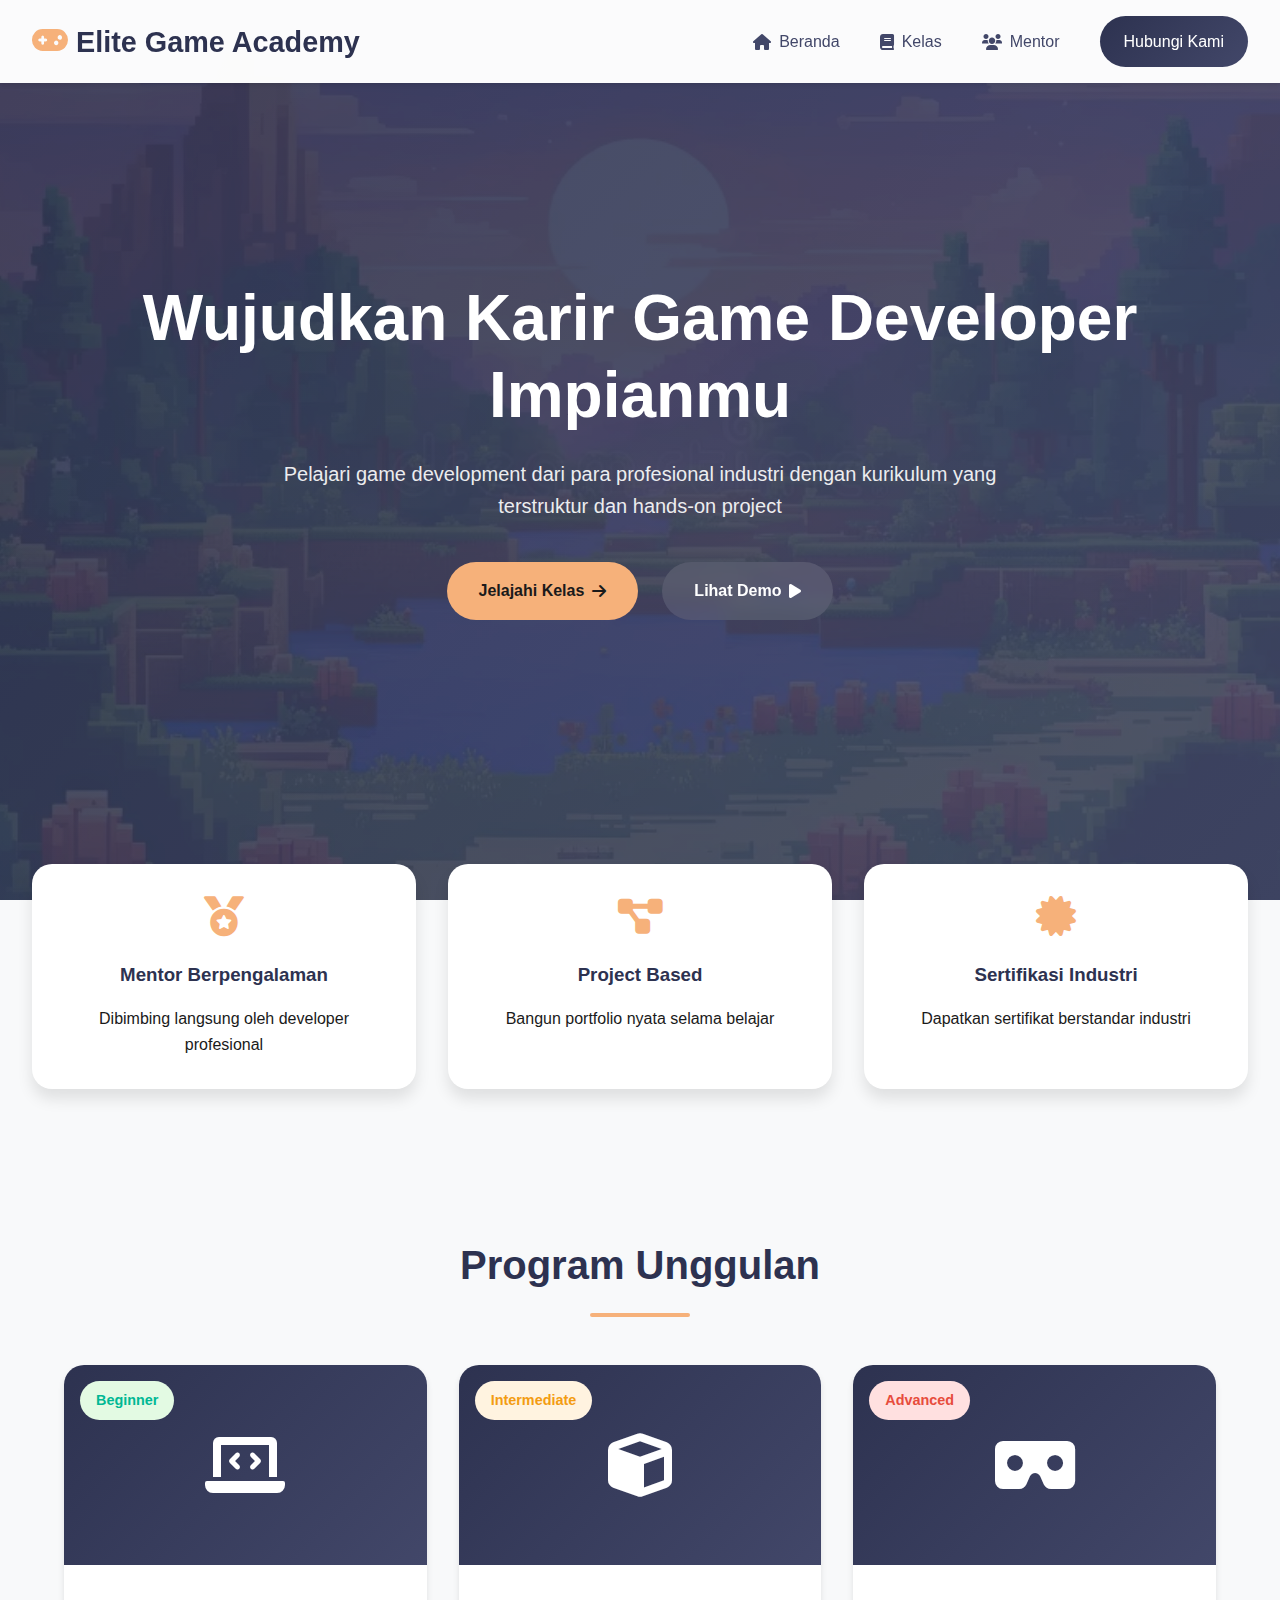
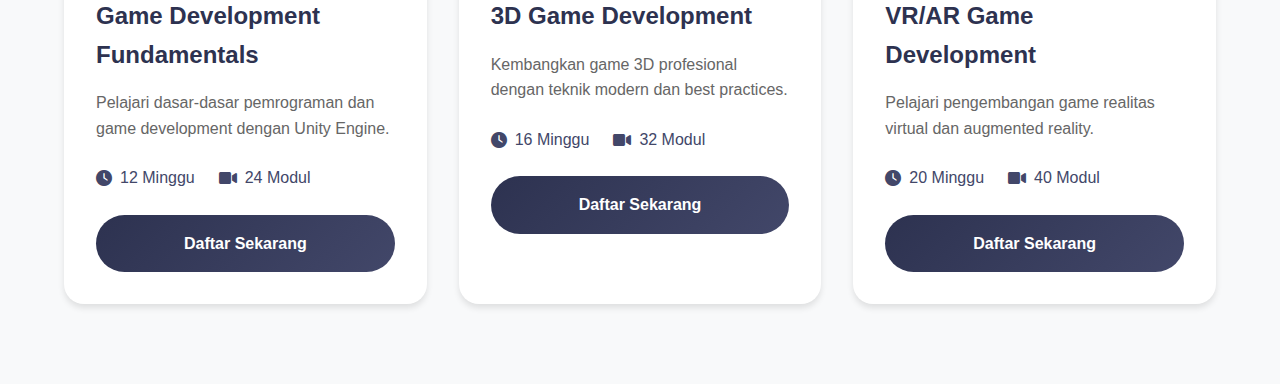
<file: index.html>
<!DOCTYPE html>
<html lang="id">
<head>
    <meta charset="UTF-8">
    <meta name="viewport" content="width=device-width, initial-scale=1.0">
    <title>Elite Game Academy</title>
    <link rel="stylesheet" href="style.css">
    <link href="https://cdnjs.cloudflare.com/ajax/libs/font-awesome/6.0.0/css/all.min.css" rel="stylesheet">
</head>
<body>
    <nav class="navbar">
        <div class="navbar-content">
            <div class="logo">
                <i class="fas fa-gamepad"></i>
                Elite Game Academy
            </div>
            <div class="nav-links">
                <a href="index.html"><i class="fas fa-home"></i> Beranda</a>
                <a href="kelas.html"><i class="fas fa-book"></i> Kelas</a>
                <a href="mentor.html"><i class="fas fa-users"></i> Mentor</a>
                <a href="kontak.html" class="contact-btn">Hubungi Kami</a>
            </div>
        </div>
    </nav>

    <section class="hero" id="home">
        <div class="hero-overlay"></div>
        <div class="hero-content">
            <h1>Wujudkan Karir Game Developer Impianmu</h1>
            <p>Pelajari game development dari para profesional industri dengan kurikulum yang terstruktur dan hands-on project</p>
            <div class="hero-buttons">
                <a href="kelas.html" class="btn primary-btn">Jelajahi Kelas <i class="fas fa-arrow-right"></i></a>
                <a href="#demo" class="btn secondary-btn">Lihat Demo <i class="fas fa-play"></i></a>
            </div>
        </div>
    </section>

    <section class="features">
        <div class="feature-card">
            <i class="fas fa-medal"></i>
            <h3>Mentor Berpengalaman</h3>
            <p>Dibimbing langsung oleh developer profesional</p>
        </div>
        <div class="feature-card">
            <i class="fas fa-project-diagram"></i>
            <h3>Project Based</h3>
            <p>Bangun portfolio nyata selama belajar</p>
        </div>
        <div class="feature-card">
            <i class="fas fa-certificate"></i>
            <h3>Sertifikasi Industri</h3>
            <p>Dapatkan sertifikat berstandar industri</p>
        </div>
    </section>

    <section class="courses" id="courses">
        <h2 class="section-title">Program Unggulan</h2>
        <div class="course-grid">
            <div class="course-card">
                <div class="card-image">
                    <span class="course-level beginner">Beginner</span>
                    <i class="fas fa-laptop-code"></i>
                </div>
                <div class="card-content">
                    <h3>Game Development Fundamentals</h3>
                    <p>Pelajari dasar-dasar pemrograman dan game development dengan Unity Engine.</p>
                    <div class="course-meta">
                        <span><i class="fas fa-clock"></i> 12 Minggu</span>
                        <span><i class="fas fa-video"></i> 24 Modul</span>
                    </div>
                    <a href="daftar.html" class="btn course-btn">Daftar Sekarang</a>
                </div>
            </div>

            <div class="course-card">
                <div class="card-image">
                    <span class="course-level intermediate">Intermediate</span>
                    <i class="fas fa-cube"></i>
                </div>
                <div class="card-content">
                    <h3>3D Game Development</h3>
                    <p>Kembangkan game 3D profesional dengan teknik modern dan best practices.</p>
                    <div class="course-meta">
                        <span><i class="fas fa-clock"></i> 16 Minggu</span>
                        <span><i class="fas fa-video"></i> 32 Modul</span>
                    </div>
                    <a href="daftar.html" class="btn course-btn">Daftar Sekarang</a>
                </div>
            </div>

            <div class="course-card">
                <div class="card-image">
                    <span class="course-level advanced">Advanced</span>
                    <i class="fas fa-vr-cardboard"></i>
                </div>
                <div class="card-content">
                    <h3>VR/AR Game Development</h3>
                    <p>Pelajari pengembangan game realitas virtual dan augmented reality.</p>
                    <div class="course-meta">
                        <span><i class="fas fa-clock"></i> 20 Minggu</span>
                        <span><i class="fas fa-video"></i> 40 Modul</span>
                    </div>
                    <a href="daftar.html" class="btn course-btn">Daftar Sekarang</a>
                </div>
            </div>
        </div>
    </section>
</body>
</html>
</file>
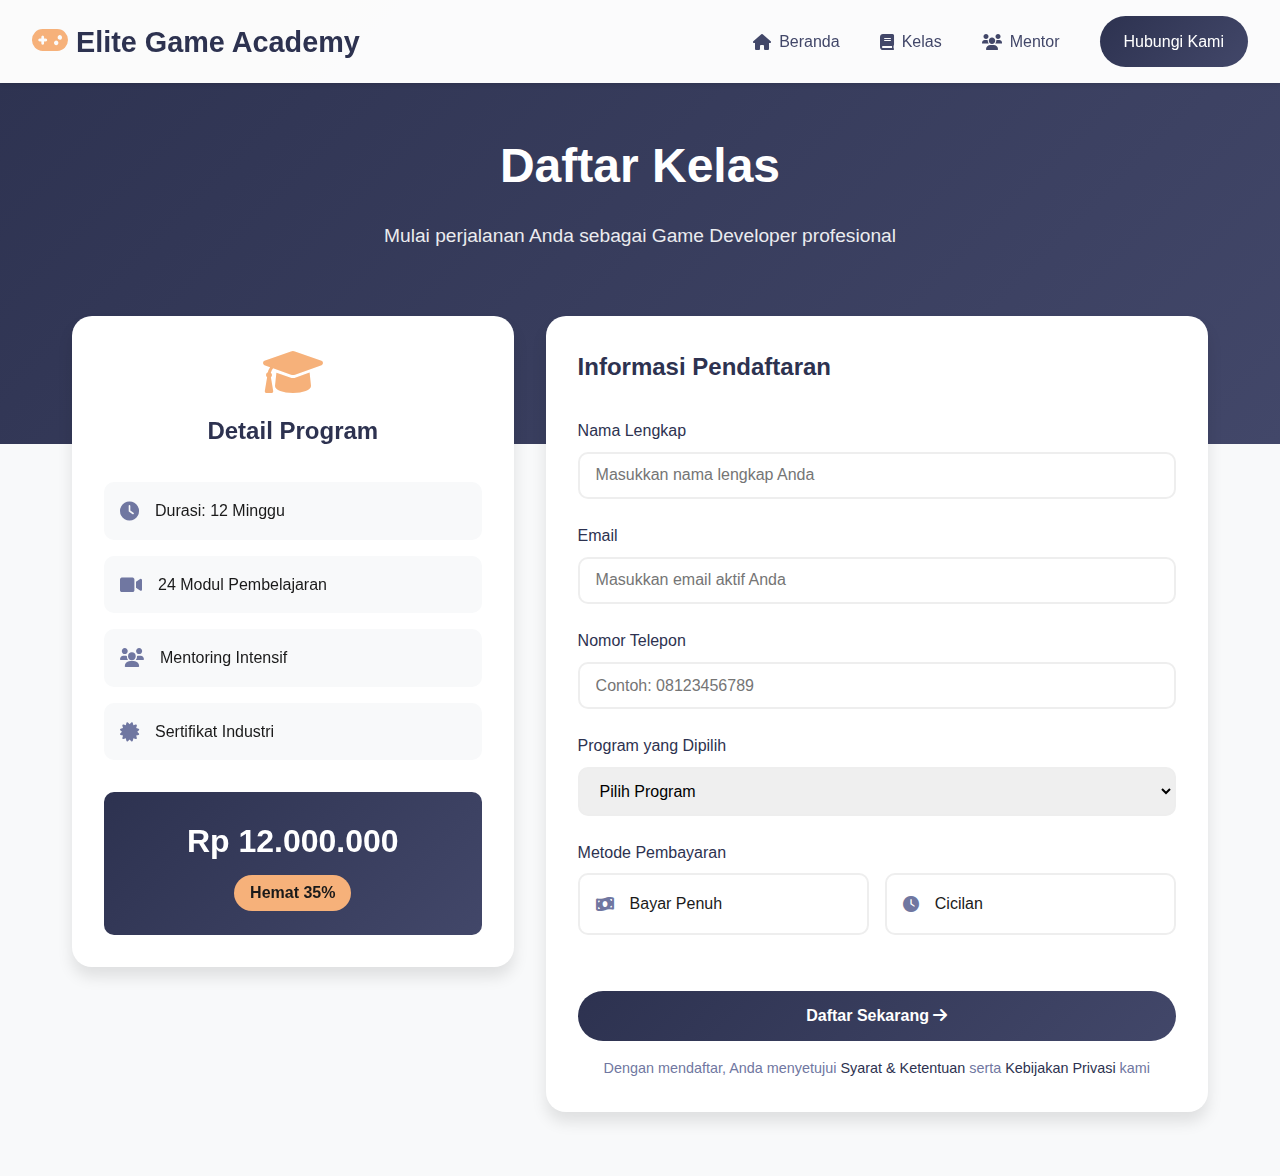
<file: daftar.html>
<!DOCTYPE html>
<html lang="id">
<head>
    <meta charset="UTF-8">
    <meta name="viewport" content="width=device-width, initial-scale=1.0">
    <title>Daftar Kelas - Elite Game Academy</title>
    <link rel="stylesheet" href="style.css">
    <link href="https://cdnjs.cloudflare.com/ajax/libs/font-awesome/6.0.0/css/all.min.css" rel="stylesheet">
</head>
<body>
    <nav class="navbar">
        <div class="navbar-content">
            <div class="logo">
                <i class="fas fa-gamepad"></i>
                Elite Game Academy
            </div>
            <div class="nav-links">
                <a href="index.html"><i class="fas fa-home"></i> Beranda</a>
                <a href="kelas.html"><i class="fas fa-book"></i> Kelas</a>
                <a href="mentor.html"><i class="fas fa-users"></i> Mentor</a>
                <a href="kontak.html" class="contact-btn">Hubungi Kami</a>
            </div>
        </div>
    </nav>

    <section class="registration-header">
        <h1>Daftar Kelas</h1>
        <p>Mulai perjalanan Anda sebagai Game Developer profesional</p>
    </section>

    <div class="registration-container">
        <div class="registration-grid">
            <div class="selected-course">
                <div class="course-preview">
                    <i class="fas fa-graduation-cap"></i>
                    <h2>Detail Program</h2>
                    <div class="course-highlights">
                        <div class="highlight-item">
                            <i class="fas fa-clock"></i>
                            <span>Durasi: 12 Minggu</span>
                        </div>
                        <div class="highlight-item">
                            <i class="fas fa-video"></i>
                            <span>24 Modul Pembelajaran</span>
                        </div>
                        <div class="highlight-item">
                            <i class="fas fa-users"></i>
                            <span>Mentoring Intensif</span>
                        </div>
                        <div class="highlight-item">
                            <i class="fas fa-certificate"></i>
                            <span>Sertifikat Industri</span>
                        </div>
                    </div>
                    <div class="price-tag">
                        <span class="price">Rp 12.000.000</span>
                        <span class="discount">Hemat 35%</span>
                    </div>
                </div>
            </div>
            
            <div class="registration-form">
                <h3>Informasi Pendaftaran</h3>
                <form id="registrationForm">
                    <div class="form-group">
                        <label class="form-label">Nama Lengkap</label>
                        <input type="text" class="form-input" required placeholder="Masukkan nama lengkap Anda">
                    </div>
                    
                    <div class="form-group">
                        <label class="form-label">Email</label>
                        <input type="email" class="form-input" required placeholder="Masukkan email aktif Anda">
                    </div>
                    
                    <div class="form-group">
                        <label class="form-label">Nomor Telepon</label>
                        <input type="tel" class="form-input" required placeholder="Contoh: 08123456789">
                    </div>
                    
                    <div class="form-group">
                        <label class="form-label">Program yang Dipilih</label>
                        <select class="form-input" required>
                            <option value="">Pilih Program</option>
                            <option value="fundamentals">Game Development Fundamentals</option>
                            <option value="3d">3D Game Development</option>
                            <option value="vr">VR/AR Game Development</option>
                        </select>
                    </div>
                    
                    <div class="form-group">
                        <label class="form-label">Metode Pembayaran</label>
                        <div class="payment-options">
                            <label class="payment-option">
                                <input type="radio" name="payment" value="full">
                                <span class="option-content">
                                    <i class="fas fa-money-bill-wave"></i>
                                    <span>Bayar Penuh</span>
                                </span>
                            </label>
                            <label class="payment-option">
                                <input type="radio" name="payment" value="installment">
                                <span class="option-content">
                                    <i class="fas fa-clock"></i>
                                    <span>Cicilan</span>
                                </span>
                            </label>
                        </div>
                    </div>

                    <button type="submit" class="submit-btn registration-submit">
                        Daftar Sekarang <i class="fas fa-arrow-right"></i>
                    </button>

                    <p class="form-note">Dengan mendaftar, Anda menyetujui <a href="#">Syarat & Ketentuan</a> serta <a href="#">Kebijakan Privasi</a> kami</p>
                </form>
            </div>
        </div>
    </div>
</body>
</html>
</file>
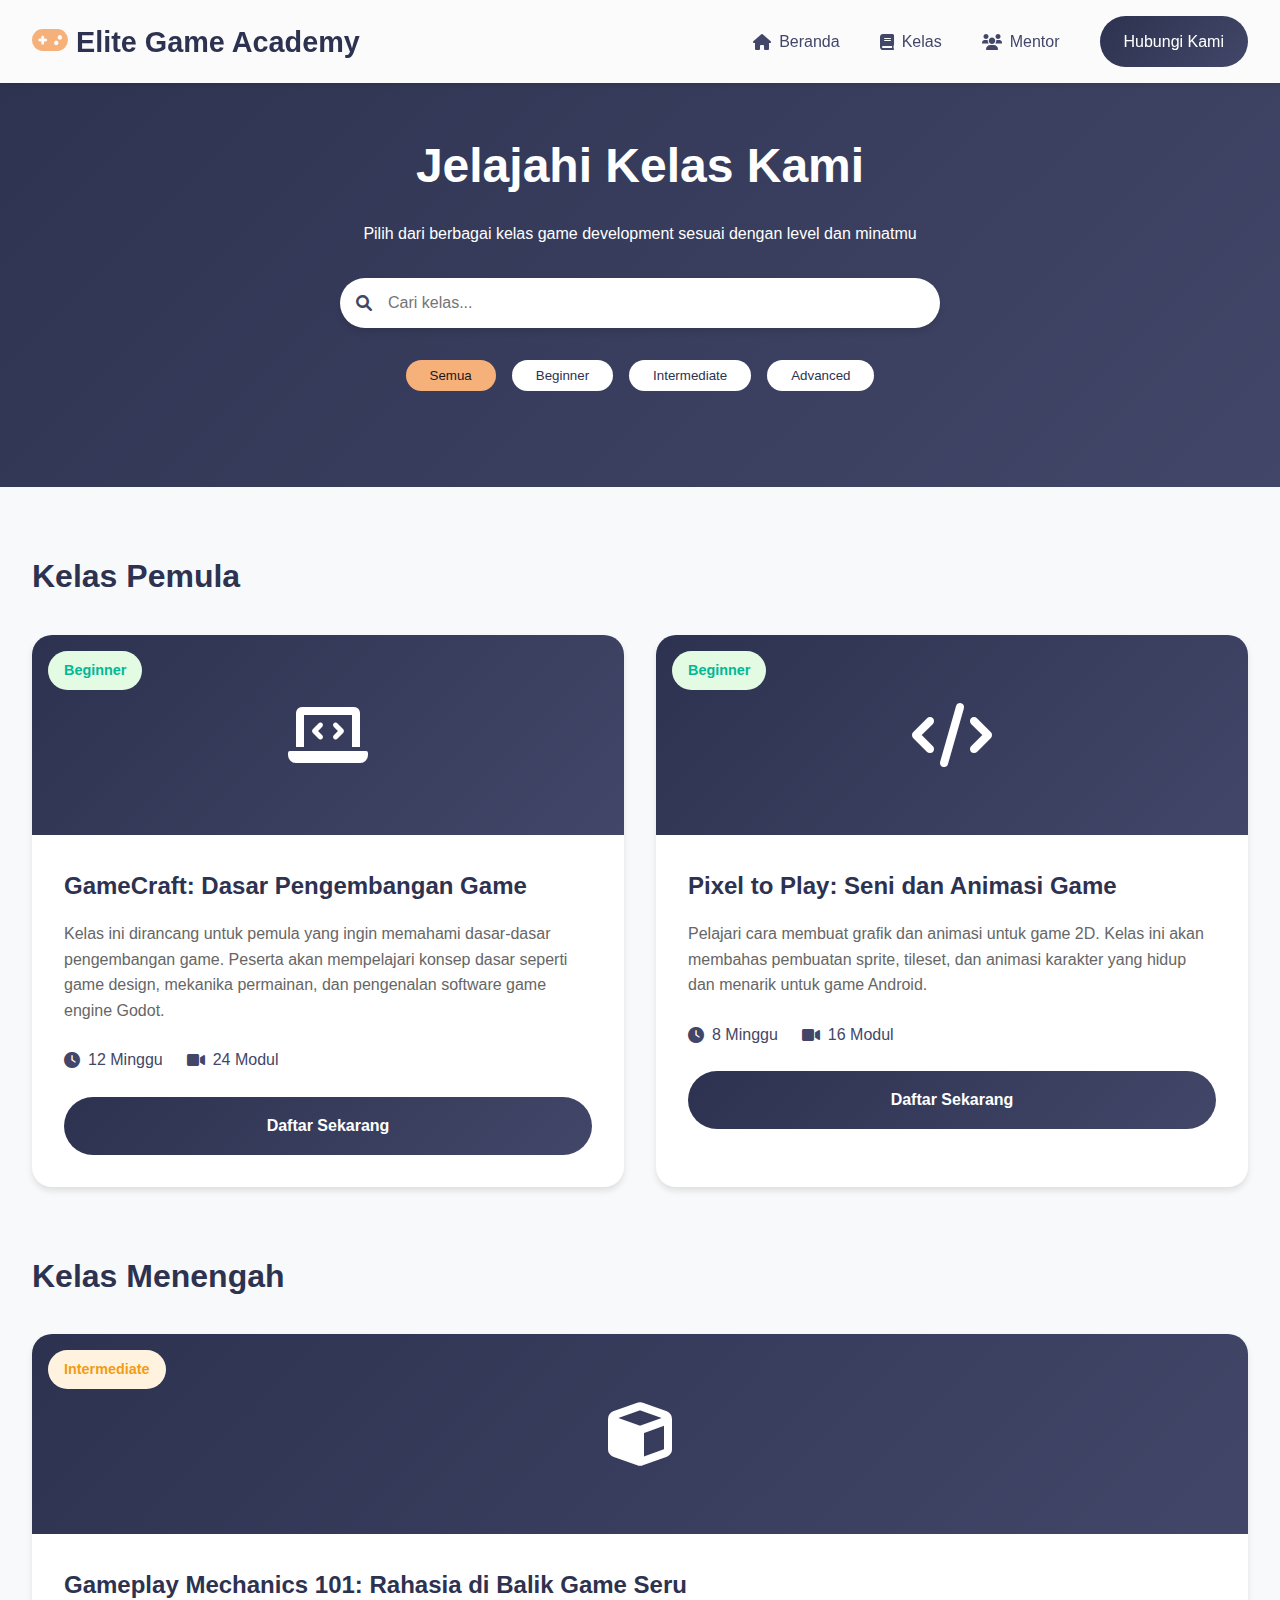
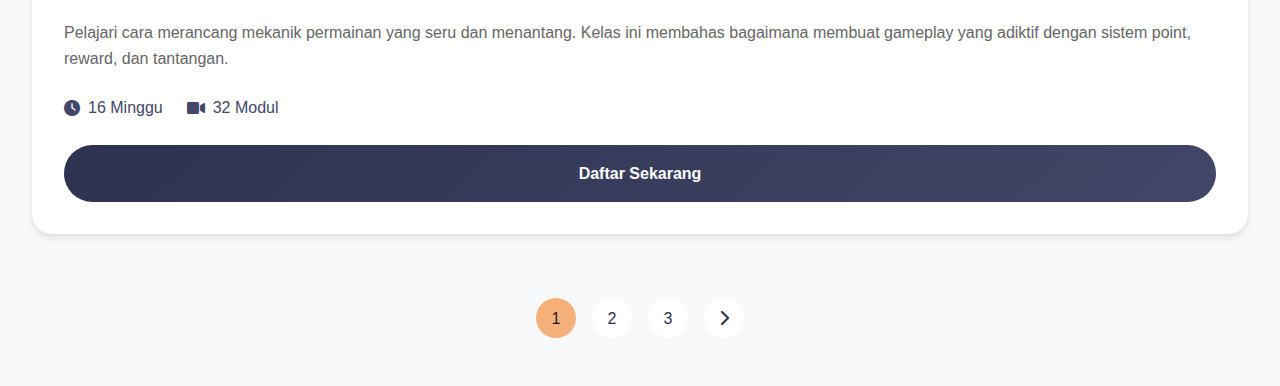
<file: kelas 2.html>
<!DOCTYPE html>
<html lang="id">
<head>
    <meta charset="UTF-8">
    <meta name="viewport" content="width=device-width, initial-scale=1.0">
    <title>Kelas - Elite Game Academy</title>
    <link rel="stylesheet" href="style.css">
    <link href="https://cdnjs.cloudflare.com/ajax/libs/font-awesome/6.0.0/css/all.min.css" rel="stylesheet">
</head>
<body>
    <!-- Navbar -->
    <nav class="navbar">
        <div class="navbar-content">
            <div class="logo">
                <i class="fas fa-gamepad"></i>
                Elite Game Academy
            </div>
            <div class="nav-links">
                <a href="index.html"><i class="fas fa-home"></i> Beranda</a>
                <a href="kelas.html" class="active"><i class="fas fa-book"></i> Kelas</a>
                <a href="mentor.html"><i class="fas fa-users"></i> Mentor</a>
                <a href="kontak.html" class="contact-btn">Hubungi Kami</a>
            </div>
        </div>
    </nav>

    <!-- Course Header -->
    <header class="course-header">
        <h1>Jelajahi Kelas Kami</h1>
        <p>Pilih dari berbagai kelas game development sesuai dengan level dan minatmu</p>
        
        <!-- Search Bar -->
        <div class="course-search">
            <i class="fas fa-search search-icon"></i>
            <input type="text" class="search-input" placeholder="Cari kelas...">
        </div>

        <!-- Filters -->
        <div class="course-filters">
            <button class="filter-btn active">Semua</button>
            <button class="filter-btn">Beginner</button>
            <button class="filter-btn">Intermediate</button>
            <button class="filter-btn">Advanced</button>
        </div>
    </header>

    <!-- Beginner Courses -->
    <section class="course-category">
        <h2 class="category-title">Kelas Pemula</h2>
        <div class="course-grid">
            <div class="course-card">
                <div class="card-image">
                    <span class="course-level beginner">Beginner</span>
                    <i class="fas fa-laptop-code"></i>
                </div>
                <div class="card-content">
                    <h3>GameCraft: Dasar Pengembangan Game</h3>
                    <p>Kelas ini dirancang untuk pemula yang ingin memahami dasar-dasar pengembangan game. Peserta akan mempelajari konsep dasar seperti game design, mekanika permainan, dan pengenalan software game engine Godot.</p>
                    <div class="course-meta">
                        <span><i class="fas fa-clock"></i> 12 Minggu</span>
                        <span><i class="fas fa-video"></i> 24 Modul</span>
                    </div>
                    <a href="#" class="btn course-btn">Daftar Sekarang</a>
                </div>
            </div>

            <div class="course-card">
                <div class="card-image">
                    <span class="course-level beginner">Beginner</span>
                    <i class="fas fa-code"></i>
                </div>
                <div class="card-content">
                    <h3>Pixel to Play: Seni dan Animasi Game</h3>
                    <p>Pelajari cara membuat grafik dan animasi untuk game 2D. Kelas ini akan membahas pembuatan sprite, tileset, dan animasi karakter yang hidup dan menarik untuk game Android.</p>
                    <div class="course-meta">
                        <span><i class="fas fa-clock"></i> 8 Minggu</span>
                        <span><i class="fas fa-video"></i> 16 Modul</span>
                    </div>
                    <a href="#" class="btn course-btn">Daftar Sekarang</a>
                </div>
            </div>
        </div>
    </section>

    <!-- Intermediate Courses -->
    <section class="course-category">
        <h2 class="category-title">Kelas Menengah</h2>
        <div class="course-grid">
            <div class="course-card">
                <div class="card-image">
                    <span class="course-level intermediate">Intermediate</span>
                    <i class="fas fa-cube"></i>
                </div>
                <div class="card-content">
                    <h3>Gameplay Mechanics 101: Rahasia di Balik Game Seru</h3>
                    <p>Pelajari cara merancang mekanik permainan yang seru dan menantang. Kelas ini membahas bagaimana membuat gameplay yang adiktif dengan sistem point, reward, dan tantangan.

                    </p>
                    <div class="course-meta">
                        <span><i class="fas fa-clock"></i> 16 Minggu</span>
                        <span><i class="fas fa-video"></i> 32 Modul</span>
                    </div>
                    <a href="#" class="btn course-btn">Daftar Sekarang</a>
                </div>
            </div>
        </div>
    </section>

    <!-- Pagination -->
    <div class="pagination">
        <a href="kelas.html" class="page-btn active">1</a>
        <a href="kelas 2.html" class="page-btn">2</a>
        <a href="#" class="page-btn">3</a>
        <a href="#" class="page-btn"><i class="fas fa-chevron-right"></i></a>
    </div>
</body>
</html>
</file>
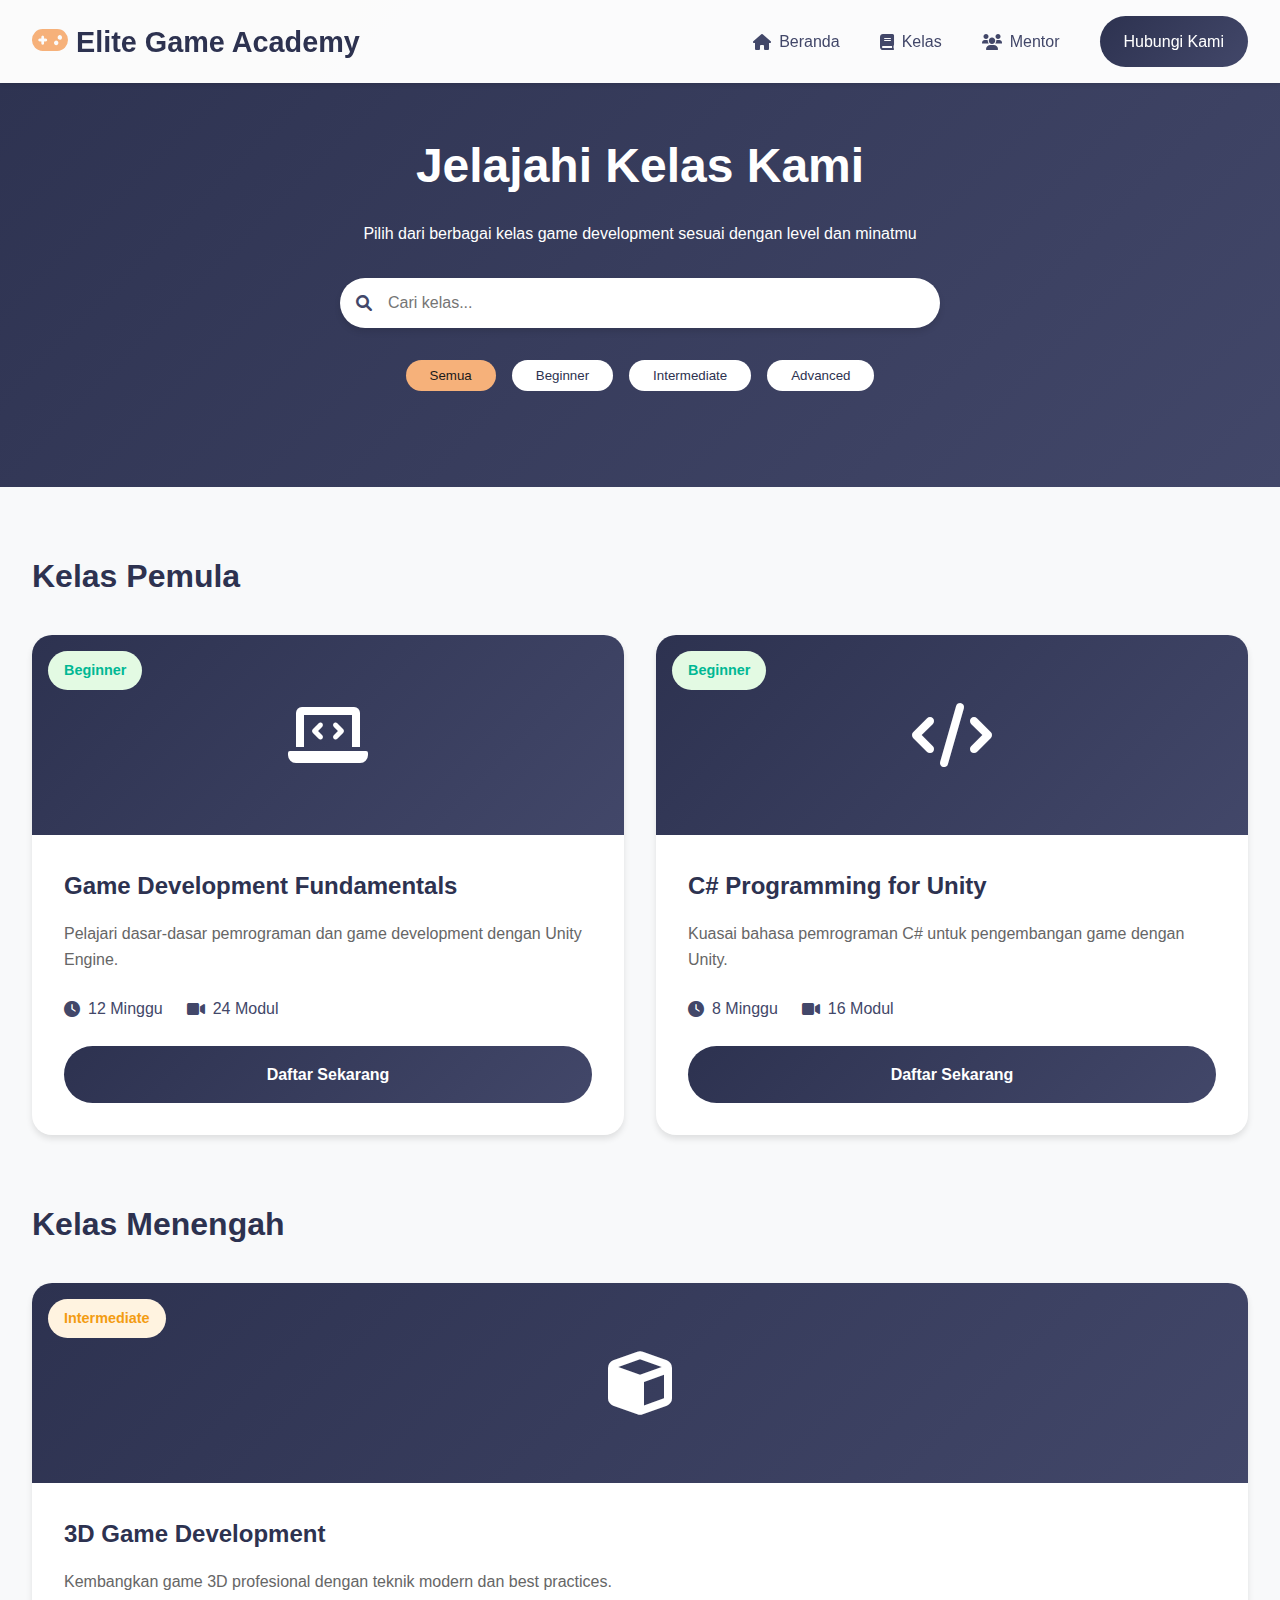
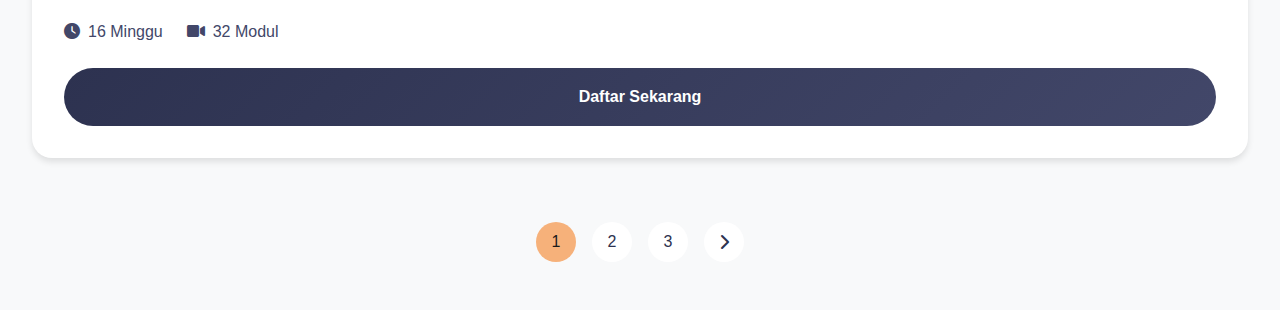
<file: kelas.html>
<!DOCTYPE html>
<html lang="id">
<head>
    <meta charset="UTF-8">
    <meta name="viewport" content="width=device-width, initial-scale=1.0">
    <title>Kelas - Elite Game Academy</title>
    <link rel="stylesheet" href="style.css">
    <link href="https://cdnjs.cloudflare.com/ajax/libs/font-awesome/6.0.0/css/all.min.css" rel="stylesheet">
    <style>
        
    </style>
</head>
<body>
    <!-- Navbar -->
    <nav class="navbar">
        <div class="navbar-content">
            <div class="logo">
                <i class="fas fa-gamepad"></i>
                Elite Game Academy
            </div>
            <div class="nav-links">
                <a href="index.html"><i class="fas fa-home"></i> Beranda</a>
                <a href="kelas.html" class="active"><i class="fas fa-book"></i> Kelas</a>
                <a href="mentor.html"><i class="fas fa-users"></i> Mentor</a>
                <a href="kontak.html" class="contact-btn">Hubungi Kami</a>
            </div>
        </div>
    </nav>

    <!-- Course Header -->
    <header class="course-header">
        <h1>Jelajahi Kelas Kami</h1>
        <p>Pilih dari berbagai kelas game development sesuai dengan level dan minatmu</p>
        
        <!-- Search Bar -->
        <div class="course-search">
            <i class="fas fa-search search-icon"></i>
            <input type="text" class="search-input" placeholder="Cari kelas...">
        </div>

        <!-- Filters -->
        <div class="course-filters">
            <button class="filter-btn active">Semua</button>
            <button class="filter-btn">Beginner</button>
            <button class="filter-btn">Intermediate</button>
            <button class="filter-btn">Advanced</button>
        </div>
    </header>

    <!-- Beginner Courses -->
    <section class="course-category">
        <h2 class="category-title">Kelas Pemula</h2>
        <div class="course-grid">
            <div class="course-card">
                <div class="card-image">
                    <span class="course-level beginner">Beginner</span>
                    <i class="fas fa-laptop-code"></i>
                </div>
                <div class="card-content">
                    <h3>Game Development Fundamentals</h3>
                    <p>Pelajari dasar-dasar pemrograman dan game development dengan Unity Engine.</p>
                    <div class="course-meta">
                        <span><i class="fas fa-clock"></i> 12 Minggu</span>
                        <span><i class="fas fa-video"></i> 24 Modul</span>
                    </div>
                    <a href="#" class="btn course-btn">Daftar Sekarang</a>
                </div>
            </div>

            <div class="course-card">
                <div class="card-image">
                    <span class="course-level beginner">Beginner</span>
                    <i class="fas fa-code"></i>
                </div>
                <div class="card-content">
                    <h3>C# Programming for Unity</h3>
                    <p>Kuasai bahasa pemrograman C# untuk pengembangan game dengan Unity.</p>
                    <div class="course-meta">
                        <span><i class="fas fa-clock"></i> 8 Minggu</span>
                        <span><i class="fas fa-video"></i> 16 Modul</span>
                    </div>
                    <a href="#" class="btn course-btn">Daftar Sekarang</a>
                </div>
            </div>
        </div>
    </section>

    <!-- Intermediate Courses -->
    <section class="course-category">
        <h2 class="category-title">Kelas Menengah</h2>
        <div class="course-grid">
            <div class="course-card">
                <div class="card-image">
                    <span class="course-level intermediate">Intermediate</span>
                    <i class="fas fa-cube"></i>
                </div>
                <div class="card-content">
                    <h3>3D Game Development</h3>
                    <p>Kembangkan game 3D profesional dengan teknik modern dan best practices.</p>
                    <div class="course-meta">
                        <span><i class="fas fa-clock"></i> 16 Minggu</span>
                        <span><i class="fas fa-video"></i> 32 Modul</span>
                    </div>
                    <a href="#" class="btn course-btn">Daftar Sekarang</a>
                </div>
            </div>
        </div>
    </section>

    <!-- Pagination -->
    <div class="pagination">
        <a href="kelas.html" class="page-btn active">1</a>
        <a href="kelas 2.html" class="page-btn">2</a>
        <a href="#" class="page-btn">3</a>
        <a href="#" class="page-btn"><i class="fas fa-chevron-right"></i></a>
    </div>
</body>
</html>
</file>
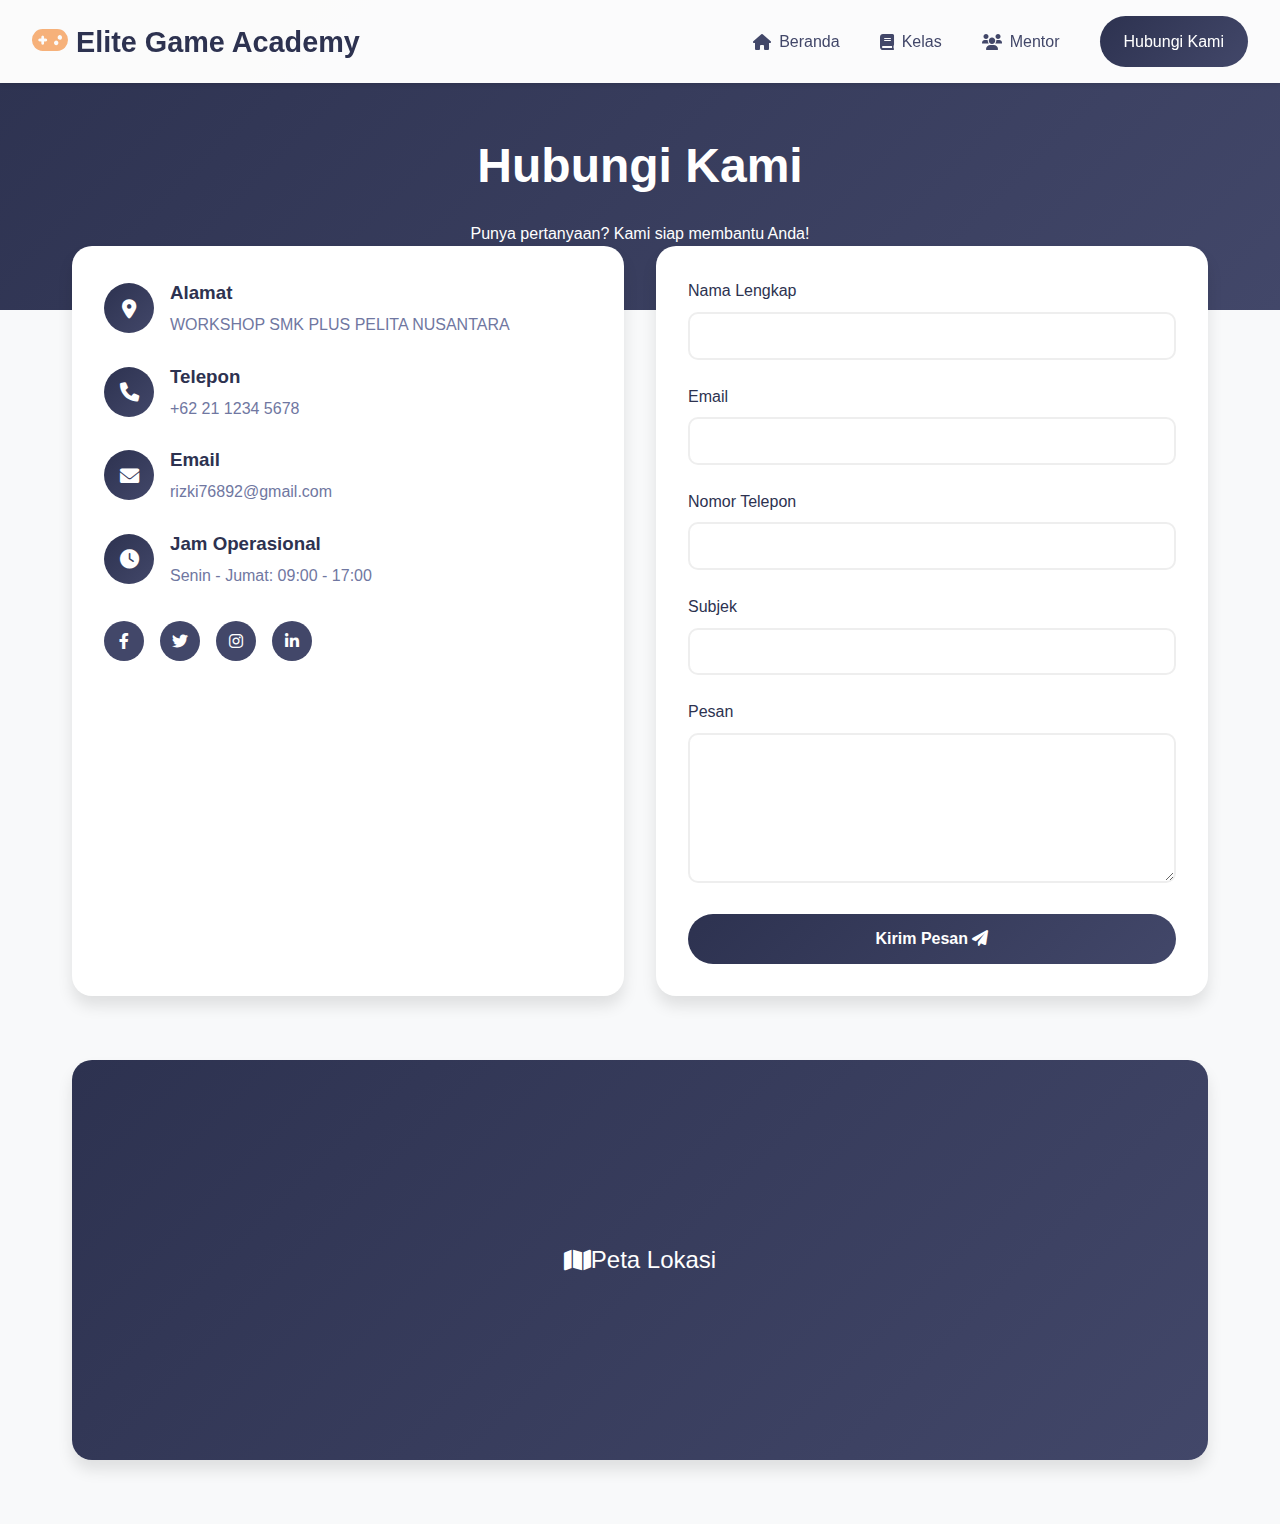
<file: kontak.html>
<!DOCTYPE html>
<html lang="id">
<head>
    <meta charset="UTF-8">
    <meta name="viewport" content="width=device-width, initial-scale=1.0">
    <title>Hubungi Kami - Elite Game Academy</title>
    <link rel="stylesheet" href="style.css">
    <link href="https://cdnjs.cloudflare.com/ajax/libs/font-awesome/6.0.0/css/all.min.css" rel="stylesheet">
</head>
<body>
    <!-- Navbar -->
    <nav class="navbar">
        <div class="navbar-content">
            <div class="logo">
                <i class="fas fa-gamepad"></i>
                Elite Game Academy
            </div>
            <div class="nav-links">
                <a href="index.html"><i class="fas fa-home"></i> Beranda</a>
                <a href="kelas.html"><i class="fas fa-book"></i> Kelas</a>
                <a href="mentor.html"><i class="fas fa-users"></i> Mentor</a>
                <a href="kontak.html" class="contact-btn active">Hubungi Kami</a>
            </div>
        </div>
    </nav>

    <!-- Contact Header -->
    <header class="contact-header">
        <h1>Hubungi Kami</h1>
        <p>Punya pertanyaan? Kami siap membantu Anda!</p>
    </header>

    <!-- Contact Content -->
    <div class="contact-container">
        <div class="contact-grid">
            <!-- Contact Information -->
            <div class="contact-info">
                <div class="contact-item">
                    <div class="contact-icon">
                        <i class="fas fa-map-marker-alt"></i>
                    </div>
                    <div class="contact-text">
                        <h3>Alamat</h3>
                        <p>WORKSHOP SMK PLUS PELITA NUSANTARA</p>
                    </div>
                </div>

                <div class="contact-item">
                    <div class="contact-icon">
                        <i class="fas fa-phone"></i>
                    </div>
                    <div class="contact-text">
                        <h3>Telepon</h3>
                        <p>+62 21 1234 5678</p>
                    </div>
                </div>

                <div class="contact-item">
                    <div class="contact-icon">
                        <i class="fas fa-envelope"></i>
                    </div>
                    <div class="contact-text">
                        <h3>Email</h3>
                        <p>rizki76892@gmail.com</p>
                    </div>
                </div>

                <div class="contact-item">
                    <div class="contact-icon">
                        <i class="fas fa-clock"></i>
                    </div>
                    <div class="contact-text">
                        <h3>Jam Operasional</h3>
                        <p>Senin - Jumat: 09:00 - 17:00</p>
                    </div>
                </div>

                <div class="contact-social">
                    <a href="#" class="social-link"><i class="fab fa-facebook-f"></i></a>
                    <a href="#" class="social-link"><i class="fab fa-twitter"></i></a>
                    <a href="#" class="social-link"><i class="fab fa-instagram"></i></a>
                    <a href="#" class="social-link"><i class="fab fa-linkedin-in"></i></a>
                </div>
            </div>

            <!-- Contact Form -->
            <div class="contact-form">
                <form id="contactForm">
                    <div class="form-group">
                        <label class="form-label">Nama Lengkap</label>
                        <input type="text" class="form-input" required>
                    </div>

                    <div class="form-group">
                        <label class="form-label">Email</label>
                        <input type="email" class="form-input" required>
                    </div>

                    <div class="form-group">
                        <label class="form-label">Nomor Telepon</label>
                        <input type="tel" class="form-input">
                    </div>

                    <div class="form-group">
                        <label class="form-label">Subjek</label>
                        <input type="text" class="form-input">
                    </div>

                    <div class="form-group">
                        <label class="form-label">Pesan</label>
                        <textarea class="form-input" required></textarea>
                    </div>

                    <button type="submit" class="submit-btn">
                        Kirim Pesan <i class="fas fa-paper-plane"></i>
                    </button>
                </form>
            </div>
        </div>

        <!-- Map -->
        <div class="map-container">
            <i class="fas fa-map"></i> Peta Lokasi
        </div>
    </div>
</body>
</html>
</file>
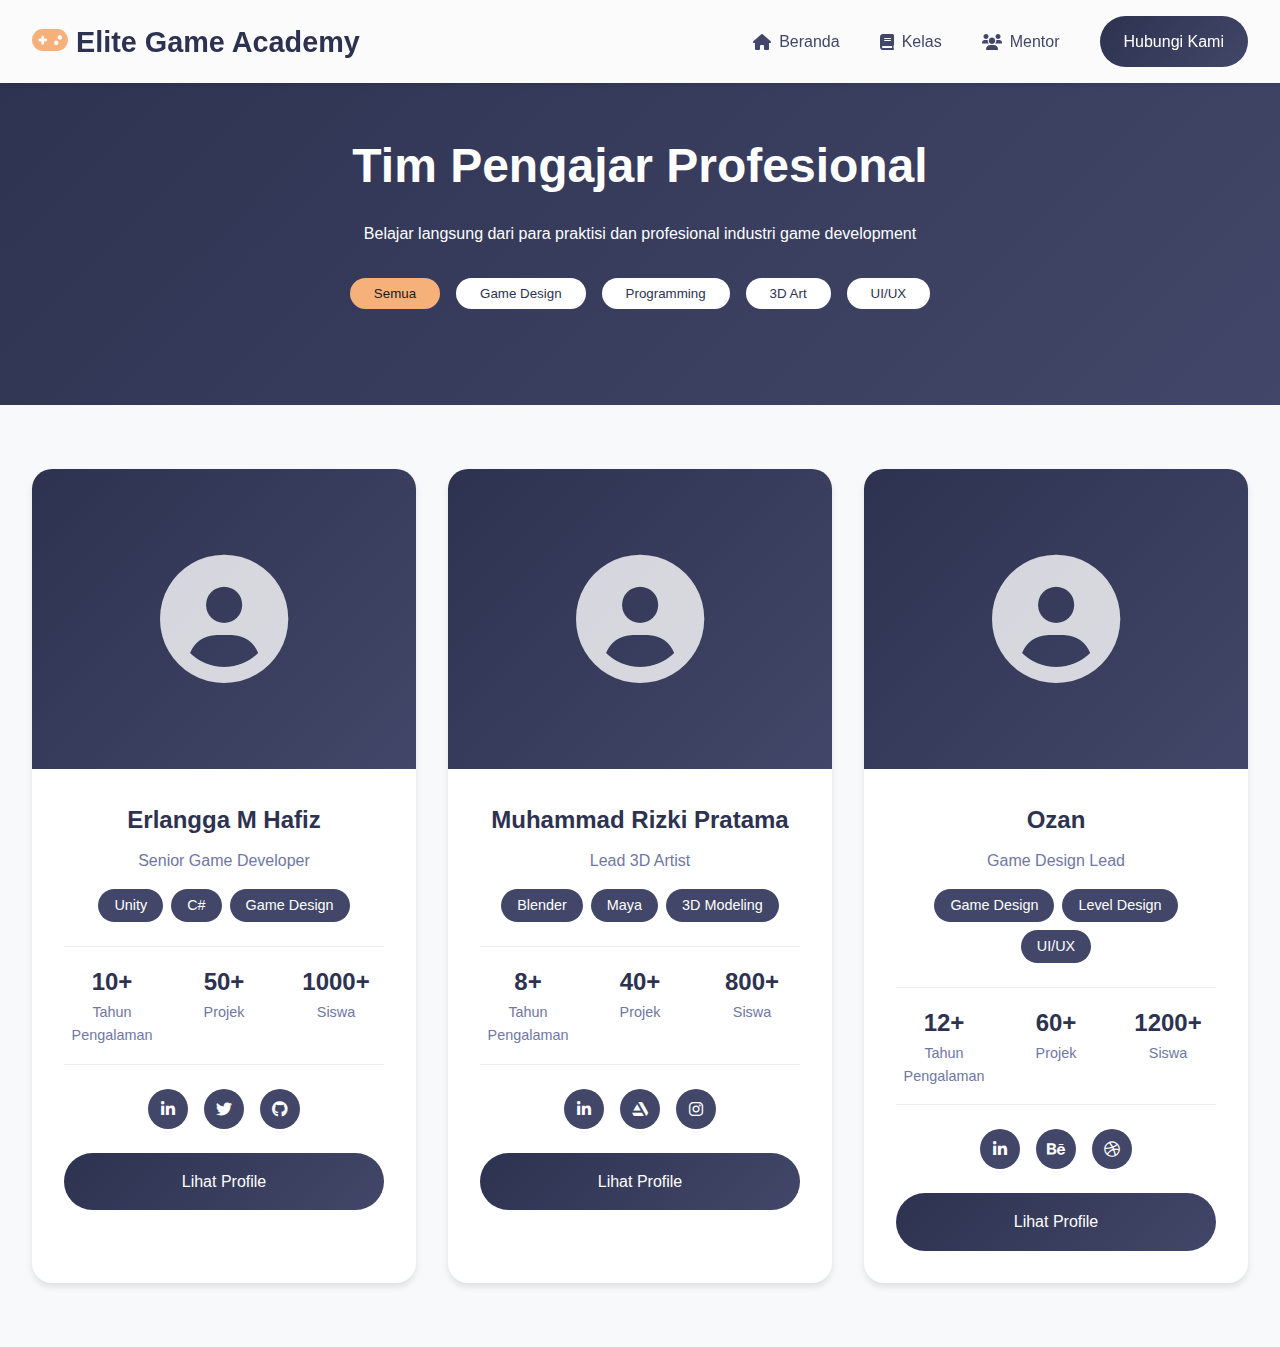
<file: mentor.html>
<!DOCTYPE html>
<html lang="id">
<head>
    <meta charset="UTF-8">
    <meta name="viewport" content="width=device-width, initial-scale=1.0">
    <title>Mentor - Elite Game Academy</title>
    <link rel="stylesheet" href="style.css">
    <link href="https://cdnjs.cloudflare.com/ajax/libs/font-awesome/6.0.0/css/all.min.css" rel="stylesheet">
    <style>
        
    </style>
</head>
<body>
    <!-- Navbar -->
    <nav class="navbar">
        <div class="navbar-content">
            <div class="logo">
                <i class="fas fa-gamepad"></i>
                Elite Game Academy
            </div>
            <div class="nav-links">
                <a href="index.html"><i class="fas fa-home"></i> Beranda</a>
                <a href="kelas.html"><i class="fas fa-book"></i> Kelas</a>
                <a href="mentor.html" class="active"><i class="fas fa-users"></i> Mentor</a>
                <a href="kontak.html" class="contact-btn">Hubungi Kami</a>
            </div>
        </div>
    </nav>

    <!-- Mentor Header -->
    <header class="mentor-header">
        <h1>Tim Pengajar Profesional</h1>
        <p>Belajar langsung dari para praktisi dan profesional industri game development</p>

        <!-- Filters -->
        <div class="mentor-filters">
            <button class="filter-btn active">Semua</button>
            <button class="filter-btn">Game Design</button>
            <button class="filter-btn">Programming</button>
            <button class="filter-btn">3D Art</button>
            <button class="filter-btn">UI/UX</button>
        </div>
    </header>

    <!-- Mentors Grid -->
    <div class="mentors-grid">
        <!-- Mentor Card 1 -->
        <div class="mentor-card">
            <div class="mentor-image">
                <i class="fas fa-user-circle"></i>
            </div>
            <div class="mentor-content">
                <h3 class="mentor-name">Erlangga M Hafiz</h3>
                <p class="mentor-title">Senior Game Developer</p>
                <div class="mentor-specialties">
                    <span class="specialty-tag">Unity</span>
                    <span class="specialty-tag">C#</span>
                    <span class="specialty-tag">Game Design</span>
                </div>
                <div class="mentor-stats">
                    <div class="stat-item">
                        <div class="stat-value">10+</div>
                        <div class="stat-label">Tahun Pengalaman</div>
                    </div>
                    <div class="stat-item">
                        <div class="stat-value">50+</div>
                        <div class="stat-label">Projek</div>
                    </div>
                    <div class="stat-item">
                        <div class="stat-value">1000+</div>
                        <div class="stat-label">Siswa</div>
                    </div>
                </div>
                <div class="mentor-social">
                    <a href="#" class="social-link"><i class="fab fa-linkedin-in"></i></a>
                    <a href="#" class="social-link"><i class="fab fa-twitter"></i></a>
                    <a href="#" class="social-link"><i class="fab fa-github"></i></a>
                </div>
                <a href="#" class="mentor-cta">Lihat Profile</a>
            </div>
        </div>

        <!-- Mentor Card 2 -->
        <div class="mentor-card">
            <div class="mentor-image">
                <i class="fas fa-user-circle"></i>
            </div>
            <div class="mentor-content">
                <h3 class="mentor-name">Muhammad Rizki Pratama</h3>
                <p class="mentor-title">Lead 3D Artist</p>
                <div class="mentor-specialties">
                    <span class="specialty-tag">Blender</span>
                    <span class="specialty-tag">Maya</span>
                    <span class="specialty-tag">3D Modeling</span>
                </div>
                <div class="mentor-stats">
                    <div class="stat-item">
                        <div class="stat-value">8+</div>
                        <div class="stat-label">Tahun Pengalaman</div>
                    </div>
                    <div class="stat-item">
                        <div class="stat-value">40+</div>
                        <div class="stat-label">Projek</div>
                    </div>
                    <div class="stat-item">
                        <div class="stat-value">800+</div>
                        <div class="stat-label">Siswa</div>
                    </div>
                </div>
                <div class="mentor-social">
                    <a href="#" class="social-link"><i class="fab fa-linkedin-in"></i></a>
                    <a href="#" class="social-link"><i class="fab fa-artstation"></i></a>
                    <a href="#" class="social-link"><i class="fab fa-instagram"></i></a>
                </div>
                <a href="#" class="mentor-cta">Lihat Profile</a>
            </div>
        </div>

        <!-- Mentor Card 3 -->
        <div class="mentor-card">
            <div class="mentor-image">
                <i class="fas fa-user-circle"></i>
            </div>
            <div class="mentor-content">
                <h3 class="mentor-name">Ozan</h3>
                <p class="mentor-title">Game Design Lead</p>
                <div class="mentor-specialties">
                    <span class="specialty-tag">Game Design</span>
                    <span class="specialty-tag">Level Design</span>
                    <span class="specialty-tag">UI/UX</span>
                </div>
                <div class="mentor-stats">
                    <div class="stat-item">
                        <div class="stat-value">12+</div>
                        <div class="stat-label">Tahun Pengalaman</div>
                    </div>
                    <div class="stat-item">
                        <div class="stat-value">60+</div>
                        <div class="stat-label">Projek</div>
                    </div>
                    <div class="stat-item">
                        <div class="stat-value">1200+</div>
                        <div class="stat-label">Siswa</div>
                    </div>
                </div>
                <div class="mentor-social">
                    <a href="#" class="social-link"><i class="fab fa-linkedin-in"></i></a>
                    <a href="#" class="social-link"><i class="fab fa-behance"></i></a>
                    <a href="#" class="social-link"><i class="fab fa-dribbble"></i></a>
                </div>
                <a href="#" class="mentor-cta">Lihat Profile</a>
            </div>
        </div>
    </div>
</body>
</html>
</file>
<file: style.css>
:root {
    --primary-color: #2D3250;
    --secondary-color: #424769;
    --accent-color: #7077A1;
    --highlight-color: #F6B17A;
    --dark-color: #1a1a1a;
    --light-color: #ffffff;
    --gradient-primary: linear-gradient(135deg, var(--primary-color), var(--secondary-color));
    --shadow-sm: 0 2px 4px rgba(0,0,0,0.1);
    --shadow-md: 0 4px 6px rgba(0,0,0,0.1);
    --shadow-lg: 0 10px 15px rgba(0,0,0,0.1);
    --transition: all 0.3s ease;
}

* {
    margin: 0;
    padding: 0;
    box-sizing: border-box;
    font-family: 'Poppins', sans-serif;
}

body {
    background-color: #f8f9fa;
    color: var(--dark-color);
    line-height: 1.6;
}

/* Navbar Styles */
.navbar {
    position: fixed;
    top: 0;
    width: 100%;
    background: rgba(255, 255, 255, 0.98);
    padding: 1rem 2rem;
    box-shadow: var(--shadow-sm);
    z-index: 1000;
    transition: var(--transition);
}

.navbar-content {
    max-width: 1400px;
    margin: 0 auto;
    display: flex;
    justify-content: space-between;
    align-items: center;
}

.logo {
    font-size: 1.8rem;
    font-weight: 700;
    color: var(--primary-color);
    display: flex;
    align-items: center;
    gap: 0.5rem;
}

.logo i {
    color: var(--highlight-color);
}

.nav-links {
    display: flex;
    gap: 2.5rem;
    align-items: center;
}

.nav-links a {
    text-decoration: none;
    color: var(--secondary-color);
    font-weight: 500;
    transition: var(--transition);
    display: flex;
    align-items: center;
    gap: 0.5rem;
}

.nav-links a:hover {
    color: var(--highlight-color);
}

.contact-btn {
    background: var(--gradient-primary);
    color: white !important;
    padding: 0.8rem 1.5rem;
    border-radius: 50px;
    transition: var(--transition);
}

.contact-btn:hover {
    transform: translateY(-2px);
    box-shadow: var(--shadow-md);
}

/* Hero Section */
.hero {
    height: 100vh;
    position: relative;
    background: var(--gradient-primary);
    overflow: hidden;
}

.hero-overlay {
    position: absolute;
    top: 0;
    left: 0;
    width: 100%;
    height: 100%;
    background: url('image/hero\ overlay.webp') center/cover;
    opacity: 0.1;
}

.hero-content {
    position: relative;
    max-width: 1200px;
    margin: 0 auto;
    padding: 0 2rem;
    height: 100%;
    display: flex;
    flex-direction: column;
    justify-content: center;
    color: var(--light-color);
    text-align: center;
}

.hero h1 {
    font-size: 4rem;
    font-weight: 700;
    margin-bottom: 1.5rem;
    line-height: 1.2;
}

.hero p {
    font-size: 1.25rem;
    margin-bottom: 2.5rem;
    opacity: 0.9;
    max-width: 800px;
    margin-left: auto;
    margin-right: auto;
}

.hero-buttons {
    display: flex;
    gap: 1.5rem;
    justify-content: center;
}

/* Buttons */
.btn {
    display: inline-flex;
    align-items: center;
    gap: 0.5rem;
    padding: 1rem 2rem;
    border-radius: 50px;
    font-weight: 600;
    text-decoration: none;
    transition: var(--transition);
}

.primary-btn {
    background: var(--highlight-color);
    color: var(--dark-color);
}

.secondary-btn {
    background: rgba(255, 255, 255, 0.1);
    color: var(--light-color);
    backdrop-filter: blur(10px);
}

.btn:hover {
    transform: translateY(-2px);
    box-shadow: var(--shadow-md);
}

/* Features Section */
.features {
    display: grid;
    grid-template-columns: repeat(auto-fit, minmax(300px, 1fr));
    gap: 2rem;
    padding: 4rem 2rem;
    max-width: 1400px;
    margin: -100px auto 0;
    position: relative;
}

.feature-card {
    background: var(--light-color);
    padding: 2rem;
    border-radius: 20px;
    text-align: center;
    box-shadow: var(--shadow-lg);
    transition: var(--transition);
}

.feature-card:hover {
    transform: translateY(-5px);
}

.feature-card i {
    font-size: 2.5rem;
    color: var(--highlight-color);
    margin-bottom: 1.5rem;
}

.feature-card h3 {
    color: var(--primary-color);
    margin-bottom: 1rem;
}

/* Courses Section */
.courses {
    padding: 5rem 2rem;
    max-width: 1400px;
    margin: 0 auto;
}

.section-title {
    text-align: center;
    font-size: 2.5rem;
    margin-bottom: 3rem;
    color: var(--primary-color);
    position: relative;
}

.section-title::after {
    content: '';
    display: block;
    width: 100px;
    height: 4px;
    background: var(--highlight-color);
    margin: 1rem auto;
    border-radius: 2px;
}

.course-grid {
    display: grid;
    grid-template-columns: repeat(auto-fit, minmax(350px, 1fr));
    gap: 2rem;
}

.course-card {
    background: var(--light-color);
    border-radius: 20px;
    overflow: hidden;
    box-shadow: var(--shadow-md);
    transition: var(--transition);
}

.course-card:hover {
    transform: translateY(-5px);
    box-shadow: var(--shadow-lg);
}

.card-image {
    height: 200px;
    background: var(--gradient-primary);
    display: flex;
    align-items: center;
    justify-content: center;
    position: relative;
}

.card-image i {
    font-size: 4rem;
    color: var(--light-color);
}

.course-level {
    position: absolute;
    top: 1rem;
    left: 1rem;
    padding: 0.5rem 1rem;
    border-radius: 50px;
    font-size: 0.9rem;
    font-weight: 600;
}

.beginner {
    background: #e3fae3;
    color: #00b894;
}

.intermediate {
    background: #fff3e0;
    color: #f39c12;
}

.advanced {
    background: #ffe0e0;
    color: #e74c3c;
}

.card-content {
    padding: 2rem;
}

.card-content h3 {
    font-size: 1.5rem;
    color: var(--primary-color);
    margin-bottom: 1rem;
}

.card-content p {
    color: #666;
    margin-bottom: 1.5rem;
}

.course-meta {
    display: flex;
    gap: 1.5rem;
    margin-bottom: 1.5rem;
    color: var(--secondary-color);
}

.course-meta span {
    display: flex;
    align-items: center;
    gap: 0.5rem;
}

.course-btn {
    width: 100%;
    background: var(--gradient-primary);
    color: var(--light-color);
    justify-content: center;
}

/* Responsive Design */
@media (max-width: 768px) {
    .navbar {
        padding: 1rem;
    }
    
    .nav-links {
        display: none;
    }

    .hero h1 {
        font-size: 2.5rem;
    }

    .features {
        margin-top: 0;
        padding: 2rem 1rem;
    }

    .course-grid {
        grid-template-columns: 1fr;
    }
}

/* PAGES KELAS */

.course-header {
    background: var(--gradient-primary);
    padding: 8rem 2rem 4rem;
    text-align: center;
    color: var(--light-color);
}

.course-header h1 {
    font-size: 3rem;
    margin-bottom: 1rem;
}

.course-filters {
    display: flex;
    justify-content: center;
    gap: 1rem;
    margin: 2rem 0;
    flex-wrap: wrap;
}

.filter-btn {
    padding: 0.5rem 1.5rem;
    border: none;
    border-radius: 50px;
    background: var(--light-color);
    color: var(--primary-color);
    cursor: pointer;
    transition: var(--transition);
}

.filter-btn.active {
    background: var(--highlight-color);
    color: var(--dark-color);
}

.filter-btn:hover {
    transform: translateY(-2px);
}

.course-category {
    margin: 4rem 0;
}

.category-title {
    font-size: 2rem;
    color: var(--primary-color);
    margin-bottom: 2rem;
    padding-left: 2rem;
}

.pagination {
    display: flex;
    justify-content: center;
    gap: 1rem;
    margin: 3rem 0;
}

.page-btn {
    width: 40px;
    height: 40px;
    border-radius: 50%;
    display: flex;
    align-items: center;
    justify-content: center;
    background: var(--light-color);
    color: var(--primary-color);
    text-decoration: none;
    transition: var(--transition);
}

.page-btn.active {
    background: var(--highlight-color);
    color: var(--dark-color);
}

.course-grid {
    padding: 0 2rem;
}

.course-search {
    max-width: 600px;
    margin: 2rem auto;
    position: relative;
}

.search-input {
    width: 100%;
    padding: 1rem 3rem;
    border: none;
    border-radius: 50px;
    box-shadow: var(--shadow-md);
    font-size: 1rem;
}

.search-icon {
    position: absolute;
    left: 1rem;
    top: 50%;
    transform: translateY(-50%);
    color: var(--secondary-color);
}

/* PAGES MENTORS */

.mentor-header {
    background: var(--gradient-primary);
    padding: 8rem 2rem 4rem;
    text-align: center;
    color: var(--light-color);
}

.mentor-header h1 {
    font-size: 3rem;
    margin-bottom: 1rem;
}

.mentor-filters {
    display: flex;
    justify-content: center;
    gap: 1rem;
    margin: 2rem 0;
    flex-wrap: wrap;
}

.filter-btn {
    padding: 0.5rem 1.5rem;
    border: none;
    border-radius: 50px;
    background: var(--light-color);
    color: var(--primary-color);
    cursor: pointer;
    transition: var(--transition);
}

.filter-btn.active {
    background: var(--highlight-color);
    color: var(--dark-color);
}

.mentors-grid {
    display: grid;
    grid-template-columns: repeat(auto-fit, minmax(300px, 1fr));
    gap: 2rem;
    padding: 4rem 2rem;
    max-width: 1400px;
    margin: 0 auto;
}

.mentor-card {
    background: var(--light-color);
    border-radius: 20px;
    overflow: hidden;
    box-shadow: var(--shadow-md);
    transition: var(--transition);
}

.mentor-card:hover {
    transform: translateY(-5px);
    box-shadow: var(--shadow-lg);
}

.mentor-image {
    height: 300px;
    background: var(--gradient-primary);
    position: relative;
    display: flex;
    align-items: center;
    justify-content: center;
}

.mentor-image i {
    font-size: 8rem;
    color: var(--light-color);
    opacity: 0.8;
}

.mentor-content {
    padding: 2rem;
    text-align: center;
}

.mentor-name {
    font-size: 1.5rem;
    color: var(--primary-color);
    margin-bottom: 0.5rem;
}

.mentor-title {
    color: var(--accent-color);
    font-weight: 500;
    margin-bottom: 1rem;
}

.mentor-specialties {
    display: flex;
    gap: 0.5rem;
    flex-wrap: wrap;
    justify-content: center;
    margin-bottom: 1.5rem;
}

.specialty-tag {
    background: var(--secondary-color);
    color: var(--light-color);
    padding: 0.3rem 1rem;
    border-radius: 50px;
    font-size: 0.9rem;
}

.mentor-stats {
    display: grid;
    grid-template-columns: repeat(3, 1fr);
    gap: 1rem;
    margin-bottom: 1.5rem;
    padding: 1rem 0;
    border-top: 1px solid #eee;
    border-bottom: 1px solid #eee;
}

.stat-item {
    text-align: center;
}

.stat-value {
    font-size: 1.5rem;
    font-weight: 700;
    color: var(--primary-color);
}

.stat-label {
    font-size: 0.9rem;
    color: var(--accent-color);
}

.mentor-social {
    display: flex;
    justify-content: center;
    gap: 1rem;
    margin-bottom: 1.5rem;
}

.social-link {
    width: 40px;
    height: 40px;
    border-radius: 50%;
    background: var(--secondary-color);
    color: var(--light-color);
    display: flex;
    align-items: center;
    justify-content: center;
    text-decoration: none;
    transition: var(--transition);
}

.social-link:hover {
    background: var(--highlight-color);
    transform: translateY(-2px);
}

.mentor-cta {
    width: 100%;
    background: var(--gradient-primary);
    color: var(--light-color);
    padding: 1rem;
    border-radius: 50px;
    text-decoration: none;
    display: inline-block;
    text-align: center;
    transition: var(--transition);
}

.mentor-cta:hover {
    transform: translateY(-2px);
    box-shadow: var(--shadow-md);
}

/* PAGES KONTAK */

.contact-header {
    background: var(--gradient-primary);
    padding: 8rem 2rem 4rem;
    text-align: center;
    color: var(--light-color);
}

.contact-header h1 {
    font-size: 3rem;
    margin-bottom: 1rem;
}

.contact-container {
    max-width: 1200px;
    margin: -4rem auto 4rem;
    padding: 0 2rem;
    position: relative;
}

.contact-grid {
    display: grid;
    grid-template-columns: repeat(auto-fit, minmax(300px, 1fr));
    gap: 2rem;
}

.contact-info {
    background: var(--light-color);
    padding: 2rem;
    border-radius: 20px;
    box-shadow: var(--shadow-lg);
}

.contact-item {
    display: flex;
    align-items: center;
    gap: 1rem;
    margin-bottom: 1.5rem;
}

.contact-icon {
    width: 50px;
    height: 50px;
    background: var(--gradient-primary);
    border-radius: 50%;
    display: flex;
    align-items: center;
    justify-content: center;
    color: var(--light-color);
    font-size: 1.2rem;
}

.contact-text h3 {
    color: var(--primary-color);
    margin-bottom: 0.25rem;
}

.contact-text p {
    color: var(--accent-color);
}

.contact-social {
    display: flex;
    gap: 1rem;
    margin-top: 2rem;
}

.social-link {
    width: 40px;
    height: 40px;
    background: var(--secondary-color);
    color: var(--light-color);
    border-radius: 50%;
    display: flex;
    align-items: center;
    justify-content: center;
    text-decoration: none;
    transition: var(--transition);
}

.social-link:hover {
    background: var(--highlight-color);
    transform: translateY(-2px);
}

.contact-form {
    background: var(--light-color);
    padding: 2rem;
    border-radius: 20px;
    box-shadow: var(--shadow-lg);
}

.form-group {
    margin-bottom: 1.5rem;
}

.form-label {
    display: block;
    color: var(--primary-color);
    margin-bottom: 0.5rem;
    font-weight: 500;
}

.form-input {
    width: 100%;
    padding: 0.8rem 1rem;
    border: 2px solid #eee;
    border-radius: 10px;
    font-size: 1rem;
    transition: var(--transition);
}

.form-input:focus {
    outline: none;
    border-color: var(--highlight-color);
}

textarea.form-input {
    min-height: 150px;
    resize: vertical;
}

.submit-btn {
    background: var(--gradient-primary);
    color: var(--light-color);
    padding: 1rem 2rem;
    border: none;
    border-radius: 50px;
    font-size: 1rem;
    font-weight: 600;
    cursor: pointer;
    transition: var(--transition);
    width: 100%;
}

.submit-btn:hover {
    transform: translateY(-2px);
    box-shadow: var(--shadow-md);
}

.map-container {
    margin-top: 4rem;
    border-radius: 20px;
    overflow: hidden;
    box-shadow: var(--shadow-lg);
    height: 400px;
    background: var(--gradient-primary);
    display: flex;
    align-items: center;
    justify-content: center;
    color: var(--light-color);
    font-size: 1.5rem;
}

@media (max-width: 768px) {
    .contact-container {
        margin-top: 2rem;
    }
    
    .contact-header h1 {
        font-size: 2.5rem;
    }
}

/* DAFTAR PAGES */

/* Registration Page Styles */
.registration-header {
    background: var(--gradient-primary);
    padding: 8rem 2rem 12rem;
    text-align: center;
    color: var(--light-color);
}

.registration-header h1 {
    font-size: 3rem;
    margin-bottom: 1rem;
}

.registration-header p {
    font-size: 1.2rem;
    opacity: 0.9;
}

.registration-container {
    max-width: 1200px;
    margin: -8rem auto 4rem;
    padding: 0 2rem;
    position: relative;
}

.registration-grid {
    display: grid;
    grid-template-columns: 1fr 1.5fr;
    gap: 2rem;
}

.selected-course {
    position: sticky;
    top: 100px;
}

.course-preview {
    background: var(--light-color);
    padding: 2rem;
    border-radius: 20px;
    box-shadow: var(--shadow-lg);
    text-align: center;
}

.course-preview i {
    font-size: 3rem;
    color: var(--highlight-color);
    margin-bottom: 1rem;
}

.course-preview h2 {
    color: var(--primary-color);
    margin-bottom: 2rem;
}

.course-highlights {
    display: grid;
    gap: 1rem;
    margin-bottom: 2rem;
}

.highlight-item {
    display: flex;
    align-items: center;
    gap: 1rem;
    padding: 1rem;
    background: #f8f9fa;
    border-radius: 10px;
}

.highlight-item i {
    font-size: 1.2rem;
    color: var(--accent-color);
    margin: 0;
}

.price-tag {
    background: var(--gradient-primary);
    padding: 1.5rem;
    border-radius: 10px;
    color: var(--light-color);
    margin-top: 2rem;
}

.price {
    display: block;
    font-size: 2rem;
    font-weight: 700;
    margin-bottom: 0.5rem;
}

.discount {
    display: inline-block;
    background: var(--highlight-color);
    padding: 0.3rem 1rem;
    border-radius: 50px;
    font-weight: 600;
    color: var(--dark-color);
}

.registration-form {
    background: var(--light-color);
    padding: 2rem;
    border-radius: 20px;
    box-shadow: var(--shadow-lg);
}

.registration-form h3 {
    color: var(--primary-color);
    font-size: 1.5rem;
    margin-bottom: 2rem;
}

.payment-options {
    display: grid;
    grid-template-columns: 1fr 1fr;
    gap: 1rem;
    margin-top: 0.5rem;
}

.payment-option {
    cursor: pointer;
}

.payment-option input {
    display: none;
}

.option-content {
    display: flex;
    align-items: center;
    gap: 1rem;
    padding: 1rem;
    border: 2px solid #eee;
    border-radius: 10px;
    transition: var(--transition);
}

.payment-option input:checked + .option-content {
    border-color: var(--highlight-color);
    background: #fff3e0;
}

.option-content i {
    color: var(--accent-color);
}

.registration-submit {
    margin-top: 2rem;
}

.form-note {
    text-align: center;
    margin-top: 1rem;
    font-size: 0.9rem;
    color: var(--accent-color);
}

.form-note a {
    color: var(--primary-color);
    text-decoration: none;
}

.form-note a:hover {
    color: var(--highlight-color);
}

@media (max-width: 992px) {
    .registration-grid {
        grid-template-columns: 1fr;
    }
    
    .selected-course {
        position: static;
    }
}

@media (max-width: 768px) {
    .registration-header {
        padding: 6rem 1rem 8rem;
    }
    
    .registration-header h1 {
        font-size: 2rem;
    }
    
    .registration-container {
        margin-top: -4rem;
        padding: 0 1rem;
    }
    
    .payment-options {
        grid-template-columns: 1fr;
    }
}
</file>
